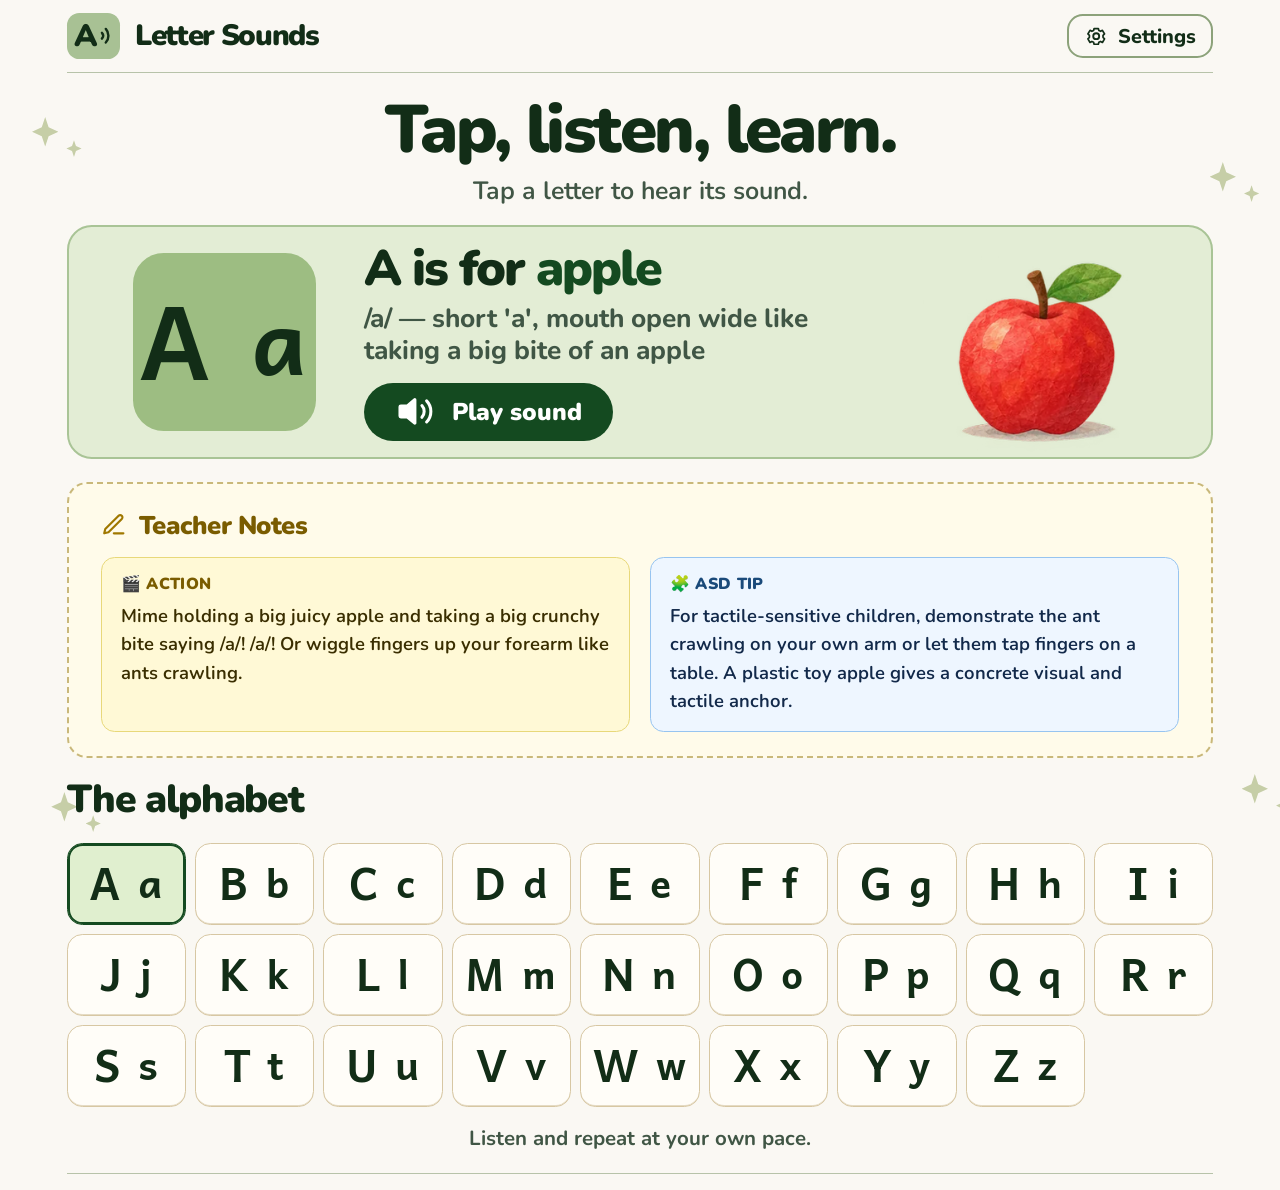
<file: index.html>
<!doctype html>
<html lang="en">
<head>
  <meta charset="utf-8">
  <meta name="viewport" content="width=device-width, initial-scale=1">
  <meta name="theme-color" content="#faf8f3">
  <meta name="description" content="Tap any letter from A to Z to hear its English phonics sound.">
  <title>Letter Sounds</title>
  <meta name="apple-mobile-web-app-capable" content="yes">
  <meta name="apple-mobile-web-app-status-bar-style" content="default">
  <meta name="apple-mobile-web-app-title" content="Letter Sounds">
  <link rel="apple-touch-icon" href="assets/icon-192.png">
  <link rel="manifest" href="manifest.json">
  <link rel="stylesheet" href="styles.css">
  <link rel="icon" type="image/png" href="assets/icon-192.png">
  <script src="app.js" defer></script>
</head>
<body>
  <header class="site-header">
    <div class="header-inner">
      <div class="wordmark">
        <span class="brand-icon" aria-hidden="true">
          A
          <svg viewBox="0 0 14 20" fill="none" stroke="currentColor" stroke-width="2.5" stroke-linecap="round">
            <path d="M3 7c1.5 1.7 1.5 4.3 0 6m4-10c3.6 3.9 3.6 10.1 0 14"/>
          </svg>
        </span>
        <span>Letter Sounds</span>
      </div>
      <button class="settings-button" id="open-settings" type="button" aria-haspopup="dialog">
        <svg aria-hidden="true" viewBox="0 0 24 24" fill="none" stroke="currentColor" stroke-width="2" stroke-linecap="round" stroke-linejoin="round">
          <path d="M9.5 3.5h5l.6 2.4 2 .9 2.2-1.2 2.5 4.3-1.8 1.7v2.3l1.8 1.7-2.5 4.3-2.2-1.2-2 .9-.6 2.4h-5l-.6-2.4-2-.9-2.2 1.2-2.5-4.3L4 13.9v-2.3L2.2 9.9l2.5-4.3 2.2 1.2 2-.9z" transform="translate(1.1 .6) scale(.91)"/>
          <circle cx="12" cy="12" r="3.2"/>
        </svg>
        Settings
      </button>
    </div>
  </header>

  <main class="shell" id="main">
    <div class="margin-stars" aria-hidden="true"><i></i><i></i><i></i><i></i></div>

    <div class="introduction">
      <h1>Tap, listen, learn.</h1>
      <p>Tap a letter to hear its sound.</p>
    </div>

    <section class="sound-card" id="sound-card" aria-labelledby="example-title">
      <div class="letter-preview" aria-hidden="true"><span id="large-upper">A</span><span class="lowercase" id="large-lower">a</span></div>
      <div class="sound-details">
        <div class="example" aria-live="polite" aria-atomic="true">
          <h2 id="example-title"><span id="example-prefix">A is for</span> <strong id="example-word">apple</strong></h2>
          <p id="sound-description">/a/ — short &lsquo;a&rsquo;, mouth open wide like taking a big bite of an apple</p>
        </div>
        <button class="play-button" id="play-sound" type="button">
          <svg aria-hidden="true" viewBox="0 0 32 28">
            <path fill="currentColor" d="M3 8h5l6-5a1.4 1.4 0 0 1 2.3 1v20a1.4 1.4 0 0 1-2.3 1l-6-5H3a2 2 0 0 1-2-2v-8a2 2 0 0 1 2-2Z"/>
            <path class="sound-waves" d="M21 9a7.5 7.5 0 0 1 0 10m4-14a13 13 0 0 1 0 18" fill="none" stroke="currentColor" stroke-width="2.6" stroke-linecap="round"/>
          </svg>
          Play sound
        </button>
      </div>
      <div class="example-picture" id="example-picture" data-sheet="1" aria-hidden="true"></div>
    </section>
    <p class="playback-status" id="playback-status" role="status" hidden></p>

    <section class="teacher-notes" aria-labelledby="teacher-notes-title">
      <h2 id="teacher-notes-title">
        <svg aria-hidden="true" viewBox="0 0 24 24" fill="none" stroke="currentColor" stroke-width="2" stroke-linecap="round" stroke-linejoin="round"><path d="M12 20h9"/><path d="M16.5 3.5a2.121 2.121 0 0 1 3 3L7 19l-4 1 1-4Z"/></svg>
        Teacher Notes
      </h2>
      <div class="teacher-notes-body">
        <div class="teacher-note-block teacher-note-action">
          <span class="note-label">🎬 Action</span>
          <p id="teacher-action">Mime holding a big juicy apple and taking a big crunchy bite saying /a/! /a/! Or wiggle fingers up your forearm like ants crawling.</p>
        </div>
        <div class="teacher-note-block teacher-note-asd">
          <span class="note-label">🧩 ASD Tip</span>
          <p id="teacher-asd">For tactile-sensitive children, demonstrate the ant crawling on your own arm or let them tap fingers on a table. A plastic toy apple gives a concrete visual and tactile anchor.</p>
        </div>
      </div>
    </section>

    <section class="alphabet" aria-labelledby="alphabet-title">
      <h2 id="alphabet-title">The alphabet</h2>
      <div class="letters" id="letters"></div>
      <noscript><p>Enable JavaScript in your browser to play the letter sounds.</p></noscript>
    </section>

    <footer class="practice-note">Listen and repeat at your own pace.</footer>
  </main>

  <dialog id="settings" aria-labelledby="settings-title">
    <div class="dialog-content">
      <h2 id="settings-title">Settings</h2>
      <label class="switch-label">
        <span>Show lowercase letters</span>
        <input class="switch" type="checkbox" role="switch" id="show-lowercase" checked>
      </label>
      <label class="switch-label">
        <span>Show example pictures</span>
        <input class="switch" type="checkbox" role="switch" id="show-pictures" checked>
      </label>
      <p class="credits">Phonics sounds by <a href="https://phonicademy.com/audio-license" target="_blank" rel="noopener noreferrer">Phonicademy</a>.</p>
      <form method="dialog">
        <button class="done-button" type="submit" autofocus>Done</button>
      </form>
    </div>
  </dialog>

  <audio id="phonics-audio" preload="none"></audio>
  <script>
    if ("serviceWorker" in navigator) {
      window.addEventListener("load", () => {
        navigator.serviceWorker.register("sw.js").catch(() => {});
      });
    }
  </script>
</body>
</html>
</file>
<file: styles.css>
@font-face {
  font-family: Nunito;
  src: url("assets/fonts/nunito.woff2") format("woff2");
  font-style: normal;
  font-weight: 400 900;
  font-display: swap;
}

@font-face {
  font-family: Andika;
  src: url("assets/fonts/andika.woff2") format("woff2");
  font-style: normal;
  font-weight: 700;
  font-display: swap;
}

:root {
  color-scheme: light;
  --paper: #faf8f3;
  --ink: #122d17;
  --muted: #405645;
  --fern: #144a20;
  --leaf: #587f42;
  --panel: #e3edd5;
  --panel-edge: #a9c496;
  --letter-block: #9dbd82;
  --tile: #fffdf8;
  --tile-edge: #d7c7a3;
  --tile-active: #e0efcf;
  --page-width: 77.5rem;
  --gutter: clamp(1rem, 5.2vw, 5.5rem);
  font-family: Nunito, "Trebuchet MS", sans-serif;
  color: var(--ink);
  background: var(--paper);
}

*, *::before, *::after { box-sizing: border-box; }

body { margin: 0; }

button, input { font: inherit; }

button {
  color: inherit;
  cursor: pointer;
  touch-action: manipulation;
}

button:focus-visible, input:focus-visible, a:focus-visible {
  outline: 3px solid #275c9b;
  outline-offset: 4px;
}

.shell, .header-inner {
  width: min(var(--page-width), calc(100% - 2 * var(--gutter)));
  margin-inline: auto;
}

.site-header {
  position: relative;
}

.site-header::after {
  content: "";
  display: block;
  width: min(85rem, calc(100% - 2 * var(--gutter)));
  height: 1px;
  margin-inline: auto;
  background: #b7c3a9;
}

.header-inner {
  display: flex;
  align-items: center;
  justify-content: space-between;
  gap: 0.75rem;
  min-height: 4.5rem;
  padding-block: 0.5rem;
}

.wordmark {
  display: flex;
  align-items: center;
  gap: clamp(0.55rem, 1.15vw, 1.05rem);
  font-size: clamp(1.2rem, 2.3vw, 2.25rem);
  font-weight: 900;
  line-height: 1;
  letter-spacing: -0.045em;
}

.brand-icon {
  display: inline-flex;
  align-items: center;
  justify-content: center;
  gap: 0.08em;
  width: clamp(2.45rem, 4.2vw, 4rem);
  height: clamp(2.35rem, 3.6vw, 3.45rem);
  border-radius: 0.4em;
  background: #a8c194;
  font-size: 1.05em;
  letter-spacing: -0.05em;
}

.brand-icon svg { width: 0.44em; height: 0.63em; }

.settings-button {
  display: inline-flex;
  flex-shrink: 0;
  align-items: center;
  gap: 0.5em;
  min-height: 2.75rem;
  padding: 0.35em 0.8em;
  border: 2px solid #8ca27a;
  border-radius: 0.8em;
  background: transparent;
  font-size: clamp(0.94rem, 1.55vw, 1.42rem);
  font-weight: 800;
}

.settings-button svg { width: 1.13em; height: 1.13em; }

.introduction {
  padding-block: clamp(1.3rem, 1.55vw, 1.55rem) clamp(1.1rem, 1.3vw, 1.35rem);
  text-align: center;
}

.introduction h1 {
  margin: 0;
  font-size: clamp(2.25rem, 5.25vw, 5.2rem);
  font-weight: 900;
  letter-spacing: -0.038em;
  line-height: 1.08;
  text-wrap: balance;
}

.introduction p {
  margin: 0.3em 0 0;
  color: var(--muted);
  font-size: clamp(1.06rem, 1.95vw, 1.8rem);
  font-weight: 650;
}

.sound-card {
  display: grid;
  grid-template-columns: auto minmax(0, 1fr) auto;
  align-items: center;
  gap: clamp(1rem, 3.8vw, 3.75rem);
  min-height: clamp(11.5rem, 18vw, 17.3rem);
  padding: 0 clamp(1.15rem, 5vw, 4.9rem);
  border: 2px solid var(--panel-edge);
  border-radius: 1.55rem;
  background: var(--panel);
}

.letter-preview {
  display: flex;
  align-items: center;
  justify-content: center;
  gap: clamp(0.5rem, 1.8vw, 1.35rem);
  width: clamp(6.65rem, 14.3vw, 13.75rem);
  height: clamp(6.5rem, 13.9vw, 13.3rem);
  border-radius: 0.3em;
  background: var(--letter-block);
  font-family: Andika, Nunito, sans-serif;
  font-size: clamp(3.35rem, 8vw, 7.65rem);
  font-weight: 700;
  line-height: 1;
  letter-spacing: 0.04em;
  padding-bottom: 0.08em;
}

.letter-preview .lowercase {
  font-size: 0.88em;
  margin-left: 0.15em;
}

.sound-details { padding-block: 1rem; }

.example h2 {
  margin: 0;
  font-size: clamp(1.85rem, 3.9vw, 3.75rem);
  font-weight: 900;
  line-height: 1.06;
  letter-spacing: -0.04em;
}

.example strong { color: var(--fern); font-weight: inherit; }

.example p {
  margin: 0.2em 0 0.65em;
  color: var(--muted);
  font-size: clamp(1.06rem, 2.05vw, 1.95rem);
  font-weight: 750;
  line-height: 1.23;
}

.play-button, .done-button {
  display: inline-flex;
  align-items: center;
  justify-content: center;
  gap: 0.65em;
  min-height: 2.75rem;
  padding: 0.45em 1.3em;
  border: 0;
  border-radius: 999px;
  background: var(--fern);
  color: #fff;
  font-weight: 900;
  line-height: 1.4;
}

.play-button {
  padding-block: 0.48em;
  font-size: clamp(1rem, 1.9vw, 1.8rem);
  white-space: nowrap;
}

.play-button svg {
  width: 1.65em;
  height: 1.35em;
}

[data-playing] .play-button { background: #276738; }

.example-picture {
  --picture-x: 0%;
  --picture-y: 0%;
  width: clamp(8rem, 17.5vw, 17rem);
  aspect-ratio: 1;
  background-repeat: no-repeat;
  background-size: 400% 400%;
  background-position: var(--picture-x) var(--picture-y);
}

.example-picture[data-sheet="1"] { background-image: url("assets/examples-a-m.webp"); }
.example-picture[data-sheet="2"] { background-image: url("assets/examples-n-z.webp"); }
[data-hide-pictures] .example-picture { visibility: hidden; }

.playback-status {
  margin: 0.6rem 0 0;
  color: #783421;
  font-weight: 800;
}

/* ── Teacher Notes ─────────────────────────────────── */
.teacher-notes {
  margin-block: clamp(1rem, 1.8vw, 1.75rem) 0;
  padding: clamp(1rem, 2vw, 1.5rem) clamp(1.1rem, 2.5vw, 2rem);
  border: 2px dashed #c9b87a;
  border-radius: 1.25rem;
  background: #fffbea;
}

.teacher-notes h2 {
  display: flex;
  align-items: center;
  gap: 0.5em;
  margin: 0 0 0.9rem;
  font-size: clamp(1.1rem, 2vw, 1.6rem);
  font-weight: 900;
  color: #7a5c00;
  letter-spacing: -0.02em;
}

.teacher-notes h2 svg {
  width: 1em;
  height: 1em;
  flex-shrink: 0;
  stroke: #a07800;
}

.teacher-notes-body {
  display: grid;
  grid-template-columns: 1fr 1fr;
  gap: clamp(0.75rem, 1.5vw, 1.25rem);
}

.teacher-note-block {
  padding: clamp(0.7rem, 1.2vw, 1rem) clamp(0.85rem, 1.5vw, 1.2rem);
  border-radius: 0.85rem;
}

.teacher-note-action { background: #fff9d6; border: 1px solid #e8d87a; }
.teacher-note-asd    { background: #eef6ff; border: 1px solid #97c4f0; }

.note-label {
  display: block;
  margin-bottom: 0.4em;
  font-size: clamp(0.8rem, 1.3vw, 1rem);
  font-weight: 900;
  letter-spacing: 0.02em;
  text-transform: uppercase;
  color: #7a5c00;
}

.teacher-note-asd .note-label { color: #1a4a7a; }

.teacher-note-block p {
  margin: 0;
  font-size: clamp(0.88rem, 1.5vw, 1.15rem);
  font-weight: 650;
  line-height: 1.55;
  color: #3a2e00;
}

.teacher-note-asd p { color: #12294a; }

@media (max-width: 52rem) {
  .teacher-notes-body { grid-template-columns: 1fr; }
}

@media (max-width: 39rem) {
  .teacher-notes {
    padding: 0.85rem 0.95rem;
    border-radius: 1rem;
  }
}
/* ────────────────────────────────────────────────────── */

.alphabet h2 {
  margin-block: clamp(0.9rem, 1.6vw, 1.5rem) clamp(0.6rem, 1.75vw, 1.65rem);
  font-size: clamp(1.55rem, 3.05vw, 2.85rem);
  font-weight: 900;
  line-height: 1.08;
  letter-spacing: -0.035em;
}

.switch-label {
  display: flex;
  align-items: center;
  justify-content: space-between;
  gap: 0.75rem;
  min-height: 2.75rem;
  padding-block: 0.55rem;
  color: var(--muted);
  font-size: 1.06rem;
  font-weight: 700;
  cursor: pointer;
  touch-action: manipulation;
}

.switch {
  appearance: none;
  display: grid;
  place-items: center start;
  flex-shrink: 0;
  width: 2.85em;
  height: 1.55em;
  margin: 0;
  padding: 0 0.18em;
  border: 0;
  border-radius: 100px;
  background: #6c7569;
  cursor: pointer;
}

.switch::before {
  content: "";
  width: 1.18em;
  height: 1.18em;
  border-radius: 50%;
  background: #fff;
}

.switch:checked { background: var(--leaf); }
.switch:checked::before { justify-self: end; }

.letters {
  display: grid;
  grid-template-columns: repeat(9, minmax(0, 1fr));
  gap: clamp(0.5rem, 0.7vw, 0.75rem);
}

.letter {
  display: flex;
  align-items: center;
  justify-content: center;
  gap: clamp(0.35rem, 0.75vw, 0.65rem);
  min-height: clamp(3.6rem, 6.4vw, 6.1rem);
  padding: 0 0.1em 0.09em;
  border: 1px solid var(--tile-edge);
  border-radius: clamp(0.7rem, 1.2vw, 1.05rem);
  background: var(--tile);
  box-shadow: inset 0 -1px #e5dbc4;
  font-family: Andika, Nunito, sans-serif;
  font-size: clamp(1.65rem, 3.45vw, 3.2rem);
  font-weight: 700;
  line-height: 1;
  letter-spacing: 0.03em;
}

.letter .lowercase {
  font-size: 0.89em;
  margin-left: 0.15em;
}

.letter[aria-pressed="true"] {
  border-color: var(--fern);
  background: var(--tile-active);
  box-shadow: inset 0 0 0 2px var(--fern);
}

.letter:active, [data-playing] .letter[aria-pressed="true"] { background: #c6dfa8; }
[data-uppercase-only] .lowercase { display: none; }

.practice-note {
  padding: 0.85em 0 1em;
  color: var(--muted);
  font-size: clamp(1rem, 1.6vw, 1.45rem);
  font-weight: 700;
  text-align: center;
}

.shell::after {
  content: "";
  display: block;
  height: 1px;
  margin: 0 auto 1rem;
  background: #b7c3a9;
}

.margin-stars {
  position: absolute;
  inset: 0;
  overflow: hidden;
  z-index: -1;
  pointer-events: none;
}

.margin-stars i {
  position: absolute;
  color: #c6cea7;
}

.margin-stars i:nth-child(1) { left: 2.5%; top: 13%; }
.margin-stars i:nth-child(2) { right: 5.5%; top: 18%; }
.margin-stars i:nth-child(3) { left: 4%; top: 88%; }
.margin-stars i:nth-child(4) { right: 3%; top: 86%; }

.margin-stars i::before, .margin-stars i::after {
  content: "";
  position: absolute;
  width: 1.65rem;
  height: 1.85rem;
  background: currentColor;
  clip-path: polygon(50% 0, 63% 35%, 100% 50%, 63% 65%, 50% 100%, 37% 65%, 0 50%, 37% 35%);
}

.margin-stars i::after {
  width: 0.95rem;
  height: 1.05rem;
  left: 2.15rem;
  top: 1.45rem;
}

dialog {
  width: min(26rem, calc(100% - 2rem));
  max-height: calc(100% - 2rem);
  padding: 0;
  border: 2px solid var(--panel-edge);
  border-radius: 1.35rem;
  background: var(--paper);
  color: var(--ink);
  box-shadow: 0 1rem 3.5rem #15261433;
}

dialog::backdrop { background: #18251765; }

.dialog-content { padding: 1.5rem; }

.dialog-content h2 {
  margin: 0 0 0.4rem;
  font-size: 1.85rem;
  font-weight: 900;
}

.credits { margin: 0.75rem 0 1.25rem; color: var(--muted); }
.credits a { color: var(--fern); font-weight: 800; }
.done-button { min-width: 6.5rem; }

@media (hover: hover) {
  .settings-button:hover { background: #edf0e5; }
  .play-button:hover, .done-button:hover { background: #276738; }
  .letter:not([aria-pressed="true"]):hover { background: #f1f5e8; }
}

@media (max-width: 74rem) {
  .margin-stars { display: none; }
}

@media (max-width: 58rem) {
  .letters { grid-template-columns: repeat(6, minmax(0, 1fr)); }
  .letter { min-height: clamp(3.75rem, 8.8vw, 5rem); }
}

@media (max-width: 39rem) {
  :root { --gutter: 1rem; }

  .header-inner { min-height: 3.75rem; }
  .settings-button { border-width: 1px; }
  .introduction { padding-block: 1rem 0.85rem; }
  .introduction p { margin-top: 0.4rem; }

  .sound-card {
    grid-template-columns: auto minmax(0, 1fr) auto;
    gap: 0.7rem;
    min-height: 9.25rem;
    padding: 0.75rem 0.85rem;
    border-radius: 1.15rem;
  }

  .letter-preview {
    width: clamp(3.4rem, 16.5vw, 6.65rem);
    height: clamp(3.5rem, 16.5vw, 6.5rem);
    font-size: clamp(1.95rem, 9.2vw, 3.35rem);
    border-radius: 0.3em;
  }

  .sound-details { padding: 0; }
  .example h2 { font-size: clamp(1.17rem, 5.5vw, 1.85rem); }
  .example p { font-size: clamp(0.9rem, 3.65vw, 1.05rem); margin-block: 0.32em 0.5em; }
  .play-button { padding-inline: 0.78em; gap: 0.45em; }
  .play-button svg { width: 1.25em; }
  .example-picture { width: clamp(2.65rem, 16vw, 8rem); }

  .alphabet h2 { margin-block: 0.8rem 0.5rem; font-size: clamp(1.2rem, 5.5vw, 1.6rem); }
  .letters { grid-template-columns: repeat(5, minmax(0, 1fr)); }
  .letter { min-height: clamp(3.45rem, 14.5vw, 4.5rem); font-size: clamp(1.6rem, 7.2vw, 2.35rem); }
}

@media (max-width: 23rem) {
  .sound-card { gap: 0.45rem; padding-inline: 0.62rem; }
  .example-picture { width: clamp(2.4rem, 14vw, 3.5rem); }
  .letters { grid-template-columns: repeat(4, minmax(0, 1fr)); }
}
</file>
